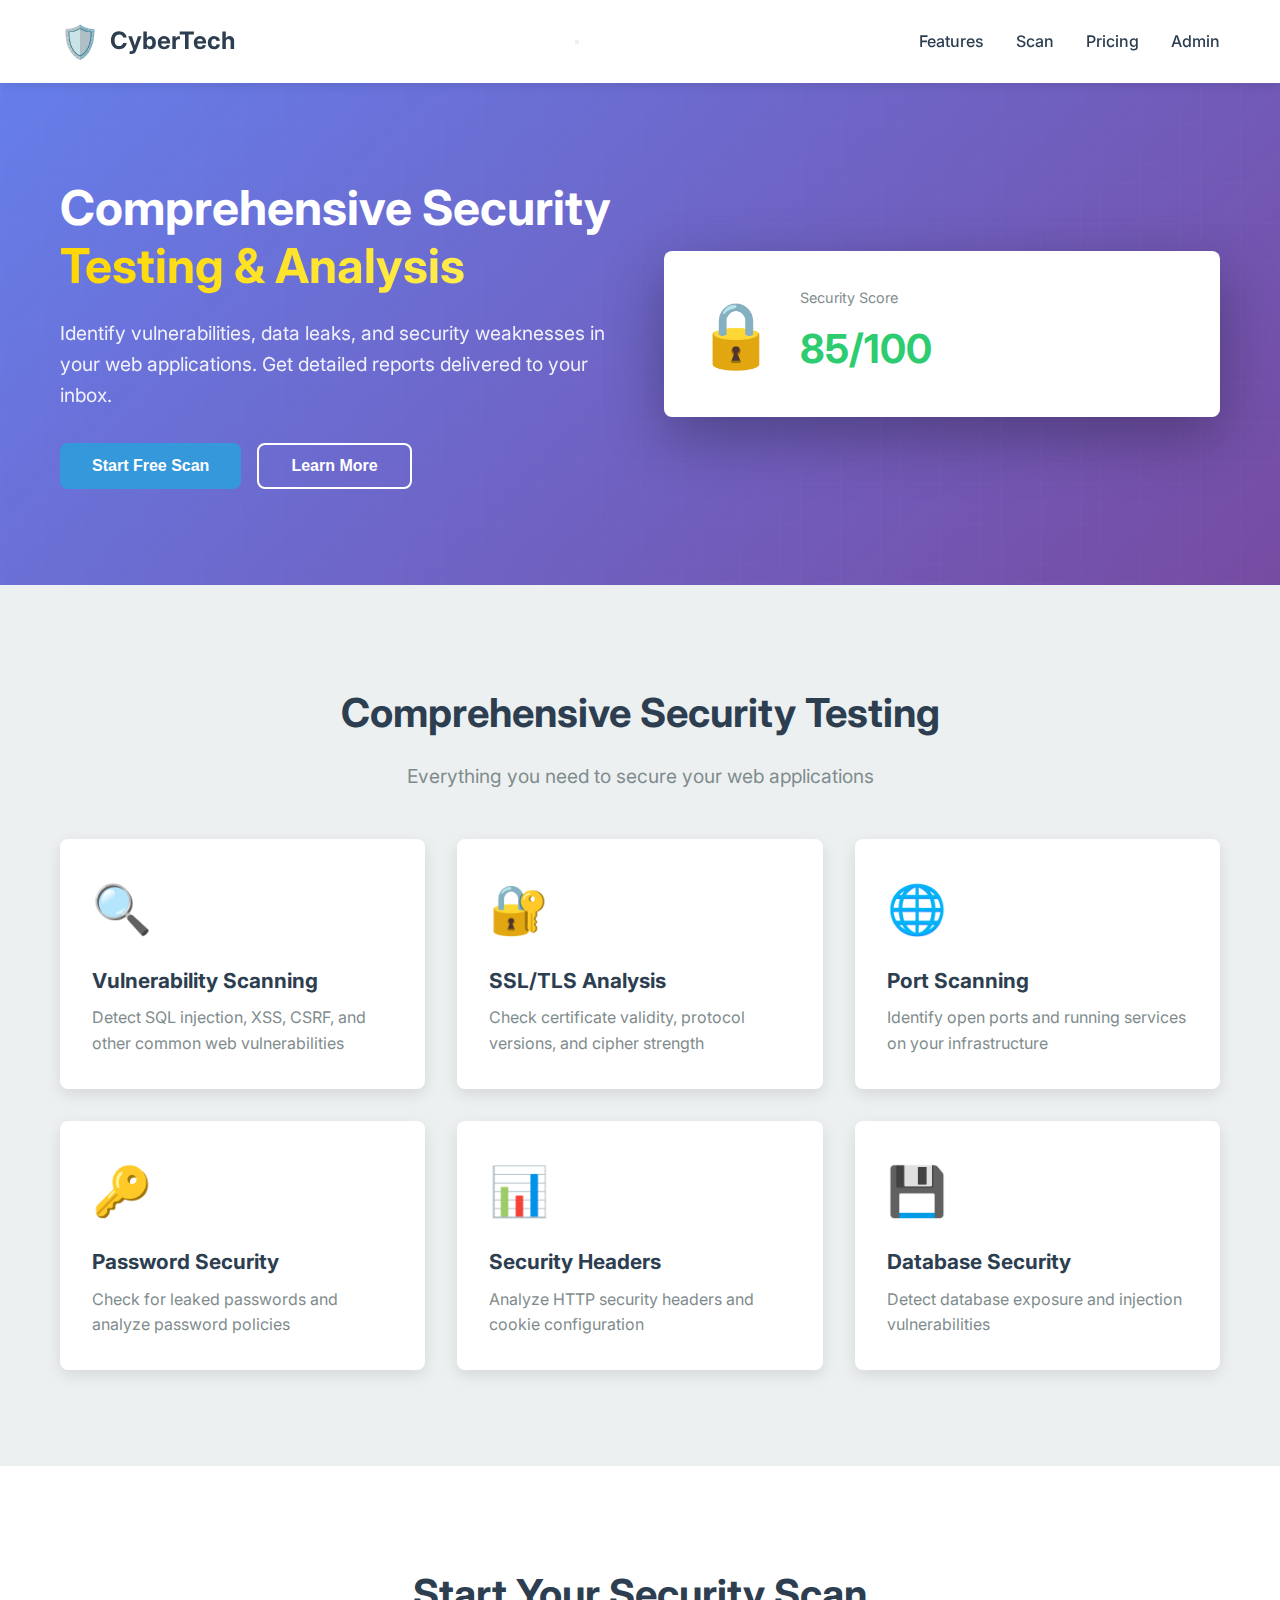
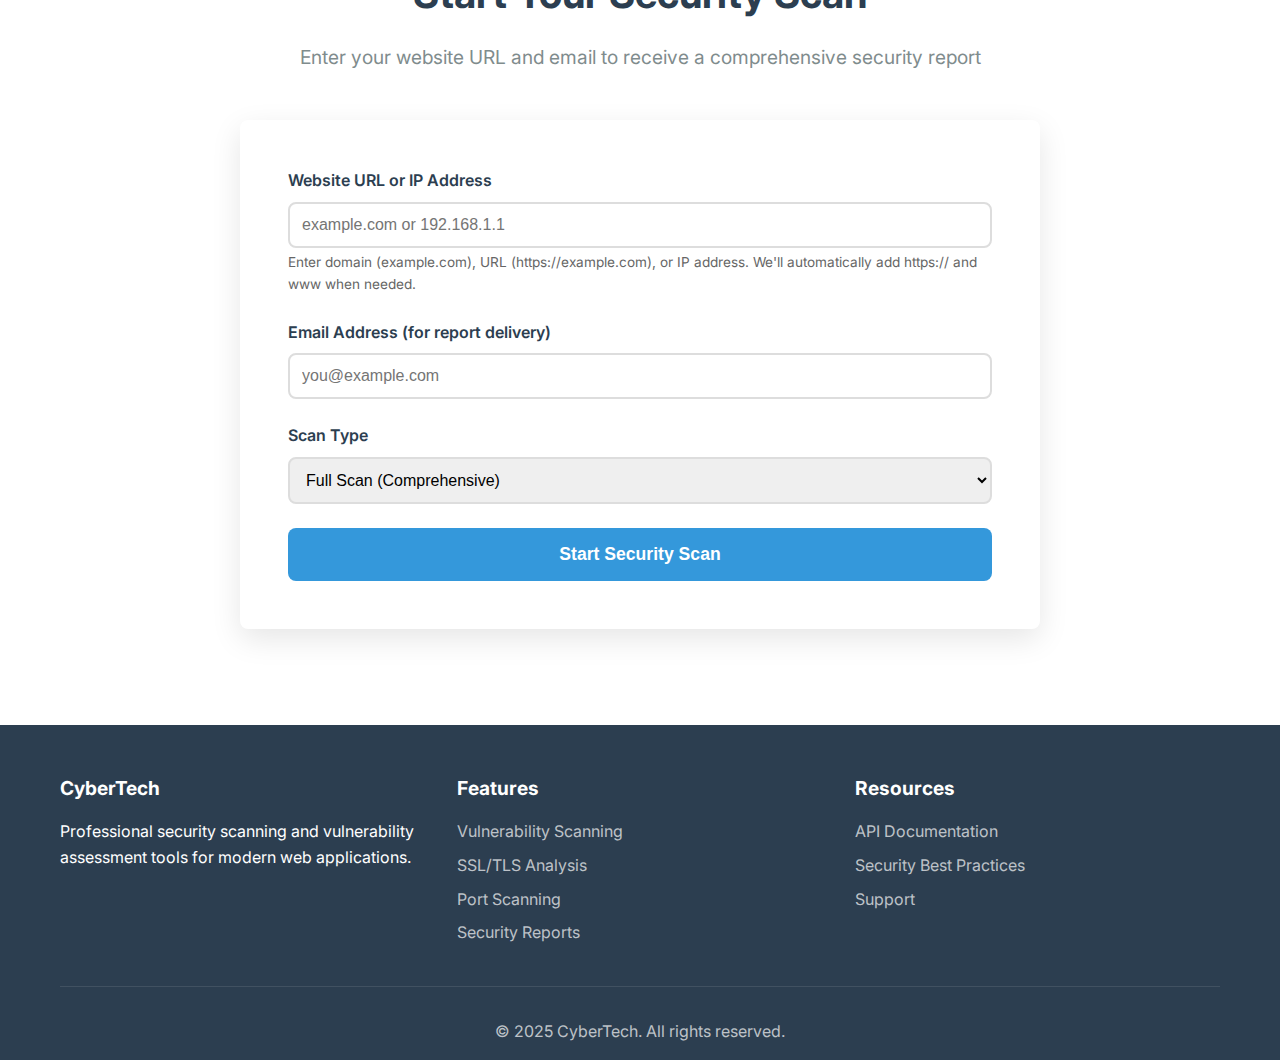
<file: static/index.html>
<!DOCTYPE html>
<html lang="en">
<head>
    <meta charset="UTF-8">
    <meta name="viewport" content="width=device-width, initial-scale=1.0">
    <title>CyberTech Security Scanner</title>
    <link rel="stylesheet" href="styles.css">
    <link rel="preconnect" href="https://fonts.googleapis.com">
    <link rel="preconnect" href="https://fonts.gstatic.com" crossorigin>
    <link href="https://fonts.googleapis.com/css2?family=Inter:wght@300;400;500;600;700&display=swap" rel="stylesheet">
</head>
<body>
    <!-- Header -->
    <header class="header">
        <div class="container">
            <div class="logo">
                <span class="logo-icon">🛡️</span>
                <span class="logo-text">CyberTech</span>
            </div>
            <button class="mobile-menu-toggle" id="mobileMenuToggle" aria-label="Toggle menu">
                <span></span>
                <span></span>
                <span></span>
            </button>
            <nav class="nav" id="navMenu">
                <a href="#features" class="nav-link">Features</a>
                <a href="#scan" class="nav-link">Scan</a>
                <a href="/pricing" class="nav-link">Pricing</a>
                <a href="/admin" class="nav-link">Admin</a>
            </nav>
        </div>
    </header>

    <!-- Hero Section -->
    <section class="hero" id="home">
        <div class="container">
            <div class="hero-content">
                <h1 class="hero-title">
                    Comprehensive Security<br>
                    <span class="gradient-text">Testing & Analysis</span>
                </h1>
                <p class="hero-subtitle">
                    Identify vulnerabilities, data leaks, and security weaknesses in your web applications.
                    Get detailed reports delivered to your inbox.
                </p>
                <div class="hero-buttons">
                    <button class="btn btn-primary" onclick="scrollToScan()">Start Free Scan</button>
                    <button class="btn btn-secondary" onclick="scrollToFeatures()">Learn More</button>
                </div>
            </div>
            <div class="hero-image">
                <div class="security-badge">
                    <div class="badge-icon">🔒</div>
                    <div class="badge-text">
                        <div class="badge-title">Security Score</div>
                        <div class="badge-value" id="dynamicScore">98/100</div>
                    </div>
                </div>
            </div>
        </div>
    </section>

    <!-- Features Section -->
    <section class="features" id="features">
        <div class="container">
            <h2 class="section-title">Comprehensive Security Testing</h2>
            <p class="section-subtitle">Everything you need to secure your web applications</p>
            
            <div class="features-grid">
                <div class="feature-card">
                    <div class="feature-icon">🔍</div>
                    <h3>Vulnerability Scanning</h3>
                    <p>Detect SQL injection, XSS, CSRF, and other common web vulnerabilities</p>
                </div>
                
                <div class="feature-card">
                    <div class="feature-icon">🔐</div>
                    <h3>SSL/TLS Analysis</h3>
                    <p>Check certificate validity, protocol versions, and cipher strength</p>
                </div>
                
                <div class="feature-card">
                    <div class="feature-icon">🌐</div>
                    <h3>Port Scanning</h3>
                    <p>Identify open ports and running services on your infrastructure</p>
                </div>
                
                <div class="feature-card">
                    <div class="feature-icon">🔑</div>
                    <h3>Password Security</h3>
                    <p>Check for leaked passwords and analyze password policies</p>
                </div>
                
                <div class="feature-card">
                    <div class="feature-icon">📊</div>
                    <h3>Security Headers</h3>
                    <p>Analyze HTTP security headers and cookie configuration</p>
                </div>
                
                <div class="feature-card">
                    <div class="feature-icon">💾</div>
                    <h3>Database Security</h3>
                    <p>Detect database exposure and injection vulnerabilities</p>
                </div>
            </div>
        </div>
    </section>

    <!-- Scan Section -->
    <section class="scan-section" id="scan">
        <div class="container">
            <div class="scan-container">
                <h2 class="section-title">Start Your Security Scan</h2>
                <p class="section-subtitle">Enter your website URL and email to receive a comprehensive security report</p>
                
                <form id="scanForm" class="scan-form">
                    <div class="form-group">
                        <label for="target">Website URL or IP Address</label>
                        <input
                            type="text"
                            id="target"
                            name="target"
                            placeholder="example.com or 192.168.1.1"
                            required
                        >
                        <small style="color: #666; font-size: 0.85rem; margin-top: 0.25rem; display: block;">
                            Enter domain (example.com), URL (https://example.com), or IP address. We'll automatically add https:// and www when needed.
                        </small>
                    </div>
                    
                    <div class="form-group">
                        <label for="email">Email Address (for report delivery)</label>
                        <input 
                            type="email" 
                            id="email" 
                            name="email" 
                            placeholder="you@example.com"
                            required
                        >
                    </div>
                    
                    <div class="form-group">
                        <label for="scanType">Scan Type</label>
                        <select id="scanType" name="scanType">
                            <option value="full">Full Scan (Comprehensive)</option>
                            <option value="quick">Quick Scan (Headers & SSL)</option>
                            <option value="custom">Custom Scan</option>
                        </select>
                    </div>
                    
                    <div id="customOptions" class="custom-options" style="display: none;">
                        <label class="checkbox-label">
                            <input type="checkbox" name="port_scan" checked>
                            <span>Port Scanning</span>
                        </label>
                        <label class="checkbox-label">
                            <input type="checkbox" name="vulnerability_scan" checked>
                            <span>Vulnerability Scanning</span>
                        </label>
                        <label class="checkbox-label">
                            <input type="checkbox" name="ssl_check" checked>
                            <span>SSL/TLS Check</span>
                        </label>
                        <label class="checkbox-label">
                            <input type="checkbox" name="headers_check" checked>
                            <span>Security Headers</span>
                        </label>
                        <label class="checkbox-label">
                            <input type="checkbox" name="password_check">
                            <span>Password Security</span>
                        </label>
                        <label class="checkbox-label">
                            <input type="checkbox" name="database_check">
                            <span>Database Security</span>
                        </label>
                    </div>
                    
                    <button type="submit" class="btn btn-primary btn-large" id="scanButton">
                        <span id="buttonText">Start Security Scan</span>
                        <span id="buttonLoader" class="loader" style="display: none;"></span>
                    </button>
                </form>
                
                <!-- Results Section -->
                <div id="resultsContainer" class="results-container" style="display: none;">
                    <div class="results-header">
                        <h3>Scan Results</h3>
                        <button class="btn btn-secondary btn-small" onclick="resetForm()">New Scan</button>
                    </div>
                    
                    <div class="results-summary">
                        <div class="result-card">
                            <div class="result-label">Security Score</div>
                            <div class="result-value" id="securityScore">-</div>
                        </div>
                        <div class="result-card">
                            <div class="result-label">Risk Level</div>
                            <div class="result-value" id="riskLevel">-</div>
                        </div>
                        <div class="result-card">
                            <div class="result-label">Scan Duration</div>
                            <div class="result-value" id="scanDuration">-</div>
                        </div>
                    </div>
                    
                    <div class="results-details" id="resultsDetails">
                        <!-- Detailed results will be inserted here -->
                    </div>
                    
                    <div class="results-actions">
                        <button class="btn btn-primary" onclick="downloadReport()" id="downloadBtn">
                            📄 Download Full PDF Report
                        </button>
                    </div>
                </div>
            </div>
        </div>
    </section>

    <!-- Footer -->
    <footer class="footer">
        <div class="container">
            <div class="footer-content">
                <div class="footer-section">
                    <h4>CyberTech</h4>
                    <p>Professional security scanning and vulnerability assessment tools for modern web applications.</p>
                </div>
                <div class="footer-section">
                    <h4>Features</h4>
                    <ul>
                        <li>Vulnerability Scanning</li>
                        <li>SSL/TLS Analysis</li>
                        <li>Port Scanning</li>
                        <li>Security Reports</li>
                    </ul>
                </div>
                <div class="footer-section">
                    <h4>Resources</h4>
                    <ul>
                        <li>API Documentation</li>
                        <li>Security Best Practices</li>
                        <li>Support</li>
                    </ul>
                </div>
            </div>
            <div class="footer-bottom">
                <p>&copy; 2025 CyberTech. All rights reserved.</p>
            </div>
        </div>
    </footer>

    <script src="app.js"></script>
    <script>
        // Generate random security score on page load
        document.addEventListener('DOMContentLoaded', function() {
            const scoreElement = document.getElementById('dynamicScore');
            if (scoreElement) {
                // Generate random score between 75 and 99
                const randomScore = Math.floor(Math.random() * (99 - 75 + 1)) + 75;
                scoreElement.textContent = randomScore + '/100';
                
                // Update color based on score
                if (randomScore >= 90) {
                    scoreElement.style.color = '#27ae60'; // Green
                } else if (randomScore >= 80) {
                    scoreElement.style.color = '#2ecc71'; // Light green
                } else {
                    scoreElement.style.color = '#f39c12'; // Orange
                }
            }
        });
    </script>
</body>
</html>
</file>
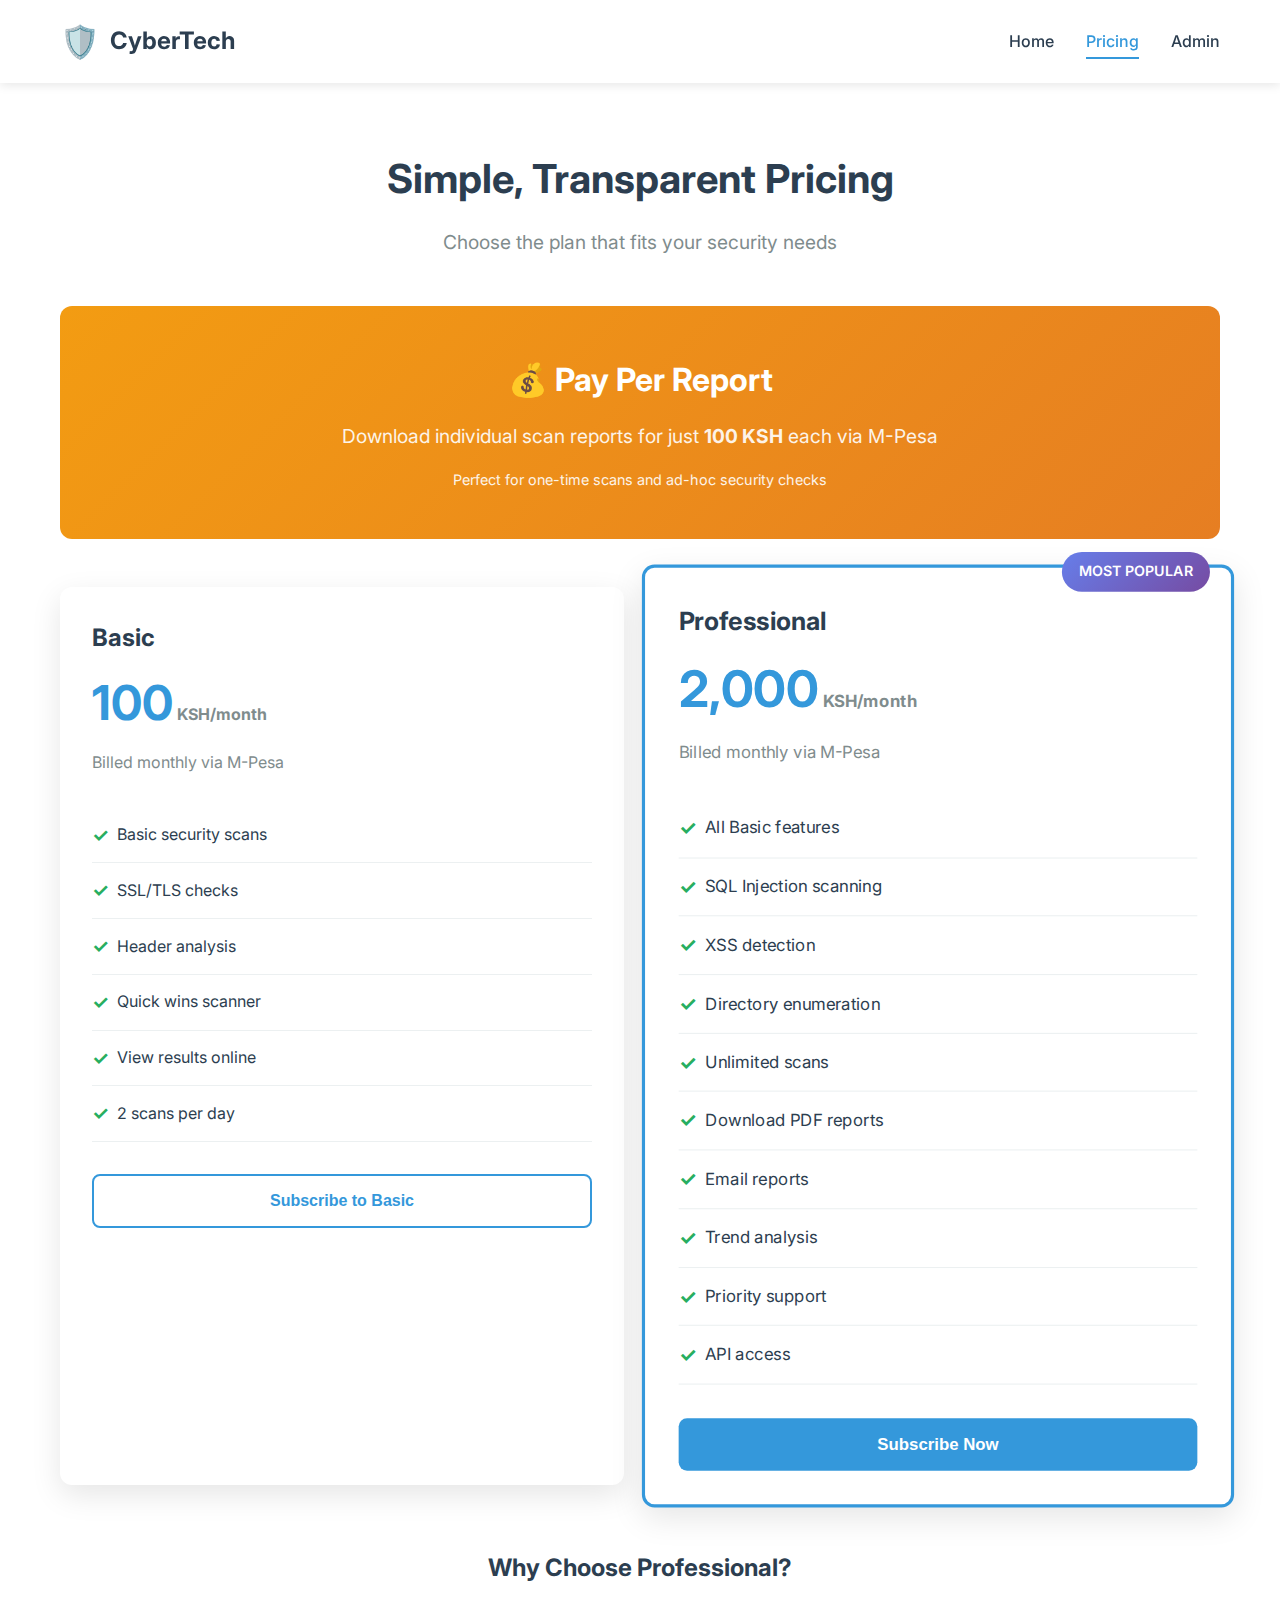
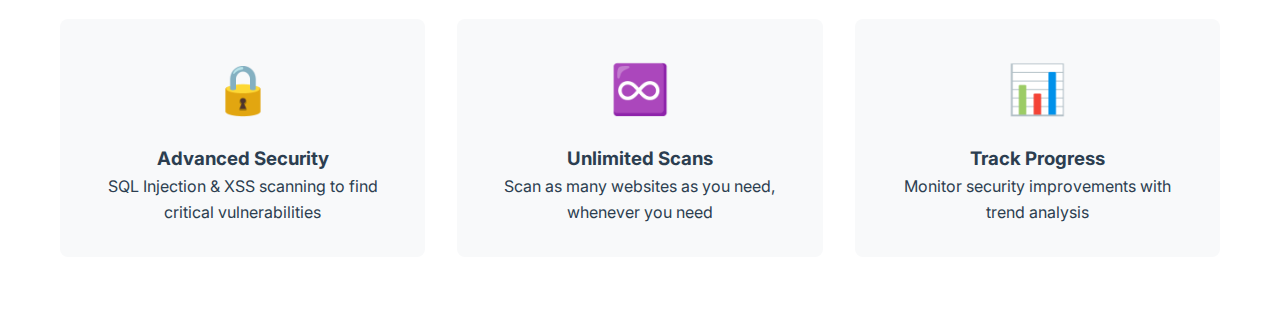
<file: static/pricing.html>
<!DOCTYPE html>
<html lang="en">
<head>
    <meta charset="UTF-8">
    <meta name="viewport" content="width=device-width, initial-scale=1.0">
    <title>Pricing & Subscription - CyberTech Security Scanner</title>
    <link rel="stylesheet" href="styles.css">
    <link rel="preconnect" href="https://fonts.googleapis.com">
    <link rel="preconnect" href="https://fonts.gstatic.com" crossorigin>
    <link href="https://fonts.googleapis.com/css2?family=Inter:wght@300;400;500;600;700&display=swap" rel="stylesheet">
    <style>
        .pricing-container {
            max-width: 1200px;
            margin: 0 auto;
            padding: 4rem 20px;
        }

        .pricing-header {
            text-align: center;
            margin-bottom: 3rem;
        }

        .pricing-title {
            font-size: 2.5rem;
            color: var(--secondary-color);
            margin-bottom: 1rem;
        }

        .pricing-subtitle {
            font-size: 1.2rem;
            color: var(--text-light);
        }

        .pricing-grid {
            display: grid;
            grid-template-columns: repeat(auto-fit, minmax(320px, 1fr));
            gap: 2rem;
            margin-bottom: 3rem;
        }

        .pricing-card {
            background: white;
            border-radius: 12px;
            padding: 2rem;
            box-shadow: 0 10px 30px rgba(0, 0, 0, 0.1);
            transition: all 0.3s ease;
            position: relative;
        }

        .pricing-card:hover {
            transform: translateY(-10px);
            box-shadow: 0 20px 40px rgba(0, 0, 0, 0.15);
        }

        .pricing-card.featured {
            border: 3px solid #3498db;
            transform: scale(1.05);
        }

        .pricing-badge {
            position: absolute;
            top: -15px;
            right: 20px;
            background: linear-gradient(135deg, #667eea 0%, #764ba2 100%);
            color: white;
            padding: 0.5rem 1rem;
            border-radius: 20px;
            font-size: 0.85rem;
            font-weight: 600;
        }

        .plan-name {
            font-size: 1.5rem;
            font-weight: 700;
            color: var(--secondary-color);
            margin-bottom: 0.5rem;
        }

        .plan-price {
            font-size: 3rem;
            font-weight: 700;
            color: var(--primary-color);
            margin-bottom: 0.5rem;
        }

        .plan-price span {
            font-size: 1rem;
            color: var(--text-light);
        }

        .plan-duration {
            color: var(--text-light);
            margin-bottom: 2rem;
        }

        .plan-features {
            list-style: none;
            padding: 0;
            margin-bottom: 2rem;
        }

        .plan-features li {
            padding: 0.75rem 0;
            border-bottom: 1px solid var(--background-light);
            display: flex;
            align-items: center;
            gap: 0.5rem;
        }

        .plan-features li:before {
            content: '✓';
            color: #27ae60;
            font-weight: bold;
            font-size: 1.2rem;
        }

        .plan-button {
            width: 100%;
            padding: 1rem;
            border: none;
            border-radius: 8px;
            font-size: 1rem;
            font-weight: 600;
            cursor: pointer;
            transition: all 0.3s ease;
        }

        .plan-button.primary {
            background: var(--primary-color);
            color: white;
        }

        .plan-button.primary:hover {
            background: #2980b9;
            transform: translateY(-2px);
        }

        .plan-button.secondary {
            background: transparent;
            color: var(--primary-color);
            border: 2px solid var(--primary-color);
        }

        .plan-button.secondary:hover {
            background: var(--primary-color);
            color: white;
        }

        .pay-per-use {
            background: linear-gradient(135deg, #f39c12 0%, #e67e22 100%);
            color: white;
            padding: 3rem 2rem;
            border-radius: 12px;
            text-align: center;
            margin-bottom: 3rem;
        }

        .pay-per-use h3 {
            font-size: 2rem;
            margin-bottom: 1rem;
        }

        .pay-per-use p {
            font-size: 1.2rem;
            opacity: 0.9;
        }

        .modal {
            display: none;
            position: fixed;
            top: 0;
            left: 0;
            right: 0;
            bottom: 0;
            background: rgba(0, 0, 0, 0.7);
            z-index: 2000;
            padding: 2rem;
        }

        .modal.active {
            display: flex;
            align-items: center;
            justify-content: center;
        }

        .modal-content {
            background: white;
            border-radius: 12px;
            max-width: 500px;
            width: 100%;
            padding: 2rem;
        }

        .modal-header {
            margin-bottom: 1.5rem;
        }

        .modal-title {
            font-size: 1.5rem;
            color: var(--secondary-color);
            margin-bottom: 0.5rem;
        }

        .form-group {
            margin-bottom: 1.5rem;
        }

        .form-group label {
            display: block;
            margin-bottom: 0.5rem;
            font-weight: 600;
            color: var(--secondary-color);
        }

        .form-group input {
            width: 100%;
            padding: 0.75rem;
            border: 2px solid #ddd;
            border-radius: 8px;
            font-size: 1rem;
        }

        .form-group input:focus {
            outline: none;
            border-color: var(--primary-color);
        }

        .payment-status {
            padding: 1rem;
            border-radius: 8px;
            margin-bottom: 1rem;
            text-align: center;
        }

        .payment-status.pending {
            background: #fff3cd;
            color: #856404;
        }

        .payment-status.success {
            background: #d4edda;
            color: #155724;
        }

        .payment-status.error {
            background: #f8d7da;
            color: #721c24;
        }
    </style>
</head>
<body>
    <!-- Header -->
    <header class="header">
        <div class="container">
            <div class="logo">
                <span class="logo-icon">🛡️</span>
                <span class="logo-text">CyberTech</span>
            </div>
            <nav class="nav">
                <a href="/" class="nav-link">Home</a>
                <a href="/pricing" class="nav-link active">Pricing</a>
                <a href="/admin" class="nav-link">Admin</a>
            </nav>
        </div>
    </header>

    <!-- Pricing Container -->
    <div class="pricing-container">
        <div class="pricing-header">
            <h1 class="pricing-title">Simple, Transparent Pricing</h1>
            <p class="pricing-subtitle">Choose the plan that fits your security needs</p>
        </div>

        <!-- Pay Per Use -->
        <div class="pay-per-use">
            <h3>💰 Pay Per Report</h3>
            <p>Download individual scan reports for just <strong>100 KSH</strong> each via M-Pesa</p>
            <p style="font-size: 0.9rem; margin-top: 1rem;">Perfect for one-time scans and ad-hoc security checks</p>
        </div>

        <!-- Pricing Plans -->
        <div class="pricing-grid">
            <!-- Basic Plan -->
            <div class="pricing-card">
                <div class="plan-name">Basic</div>
                <div class="plan-price">
                    100<span> KSH/month</span>
                </div>
                <div class="plan-duration">Billed monthly via M-Pesa</div>
                
                <ul class="plan-features">
                    <li>Basic security scans</li>
                    <li>SSL/TLS checks</li>
                    <li>Header analysis</li>
                    <li>Quick wins scanner</li>
                    <li>View results online</li>
                    <li>2 scans per day</li>
                </ul>
                
                <button class="plan-button secondary" onclick="subscribeToBasic()">
                    Subscribe to Basic
                </button>
            </div>

            <!-- Professional Plan -->
            <div class="pricing-card featured">
                <div class="pricing-badge">MOST POPULAR</div>
                <div class="plan-name">Professional</div>
                <div class="plan-price">
                    2,000<span> KSH/month</span>
                </div>
                <div class="plan-duration">Billed monthly via M-Pesa</div>
                
                <ul class="plan-features">
                    <li>All Basic features</li>
                    <li>SQL Injection scanning</li>
                    <li>XSS detection</li>
                    <li>Directory enumeration</li>
                    <li>Unlimited scans</li>
                    <li>Download PDF reports</li>
                    <li>Email reports</li>
                    <li>Trend analysis</li>
                    <li>Priority support</li>
                    <li>API access</li>
                </ul>
                
                <button class="plan-button primary" onclick="openSubscriptionModal()">
                    Subscribe Now
                </button>
            </div>
        </div>

        <!-- Features Comparison -->
        <div style="margin-top: 4rem; text-align: center;">
            <h2 style="margin-bottom: 2rem;">Why Choose Professional?</h2>
            <div style="display: grid; grid-template-columns: repeat(auto-fit, minmax(250px, 1fr)); gap: 2rem;">
                <div style="padding: 2rem; background: #f8f9fa; border-radius: 8px;">
                    <div style="font-size: 3rem; margin-bottom: 1rem;">🔒</div>
                    <h3>Advanced Security</h3>
                    <p>SQL Injection & XSS scanning to find critical vulnerabilities</p>
                </div>
                <div style="padding: 2rem; background: #f8f9fa; border-radius: 8px;">
                    <div style="font-size: 3rem; margin-bottom: 1rem;">♾️</div>
                    <h3>Unlimited Scans</h3>
                    <p>Scan as many websites as you need, whenever you need</p>
                </div>
                <div style="padding: 2rem; background: #f8f9fa; border-radius: 8px;">
                    <div style="font-size: 3rem; margin-bottom: 1rem;">📊</div>
                    <h3>Track Progress</h3>
                    <p>Monitor security improvements with trend analysis</p>
                </div>
            </div>
        </div>
    </div>

    <!-- Subscription Modal -->
    <div id="subscriptionModal" class="modal">
        <div class="modal-content">
            <div class="modal-header">
                <h2 class="modal-title" id="modalPlanTitle">Subscribe to Professional Plan</h2>
                <p style="color: var(--text-light);" id="modalPlanPrice">2,000 KSH/month</p>
            </div>
            
            <div id="paymentStatus" class="payment-status" style="display: none;"></div>
            
            <h4 style="margin-bottom: 1rem; color: #2c3e50;">Choose Payment Method:</h4>
            
            <!-- M-Pesa Option -->
            <div style="background: #27ae60; color: white; padding: 1rem 1.5rem; border-radius: 8px; cursor: pointer; margin-bottom: 1rem;" onclick="selectSubPaymentMethod('mpesa')">
                <div style="display: flex; align-items: center; justify-content: space-between;">
                    <div style="display: flex; align-items: center; gap: 1rem;">
                        <span style="font-size: 2rem;">📱</span>
                        <div>
                            <div style="font-weight: 700; font-size: 1.1rem;">Pay via M-Pesa</div>
                            <div style="font-size: 0.9rem; opacity: 0.9;">Recommended for Kenyan users</div>
                        </div>
                    </div>
                    <span style="font-size: 1.5rem;">→</span>
                </div>
            </div>
            
            <div id="mpesaSubForm" style="display: none; padding: 1.5rem; background: #f8f9fa; border-radius: 8px; margin-bottom: 1rem;">
                <div class="form-group">
                    <label for="phoneNumber">M-Pesa Phone Number</label>
                    <input 
                        type="tel" 
                        id="phoneNumber" 
                        placeholder="0712345678 or 254712345678"
                        style="width: 100%; padding: 0.75rem; border: 2px solid #ddd; border-radius: 8px;"
                    >
                </div>
                <button onclick="processSubscription('mpesa')" class="btn btn-primary" id="mpesaSubBtn" style="width: 100%; padding: 1rem; font-size: 1.1rem;">
                    💳 <span id="mpesaAmount">Pay 2,000 KSH</span> via M-Pesa
                </button>
                <p style="font-size: 0.85rem; color: #7f8c8d; margin-top: 0.5rem; text-align: center;">You'll receive an STK push on your phone</p>
            </div>
            
            <!-- Paystack Option -->
            <div style="background: #3498db; color: white; padding: 1rem 1.5rem; border-radius: 8px; cursor: pointer; margin-bottom: 1rem;" onclick="selectSubPaymentMethod('paystack')">
                <div style="display: flex; align-items: center; justify-content: space-between;">
                    <div style="display: flex; align-items: center; gap: 1rem;">
                        <span style="font-size: 2rem;">💳</span>
                        <div>
                            <div style="font-weight: 700; font-size: 1.1rem;">Pay via Card (Paystack)</div>
                            <div style="font-size: 0.9rem; opacity: 0.9;">Visa, Mastercard, International</div>
                        </div>
                    </div>
                    <span style="font-size: 1.5rem;">→</span>
                </div>
            </div>
            
            <div id="paystackSubForm" style="display: none; padding: 1.5rem; background: #f8f9fa; border-radius: 8px; margin-bottom: 1rem;">
                <div class="form-group">
                    <label for="subEmail">Email Address</label>
                    <input 
                        type="email" 
                        id="subEmail" 
                        placeholder="your@email.com"
                        style="width: 100%; padding: 0.75rem; border: 2px solid #ddd; border-radius: 8px;"
                    >
                </div>
                <button onclick="processSubscription('paystack')" class="btn btn-primary" id="paystackSubBtn" style="width: 100%; padding: 1rem; font-size: 1.1rem; background: #3498db;">
                    💳 Pay with Card
                </button>
                <p style="font-size: 0.85rem; color: #7f8c8d; margin-top: 0.5rem; text-align: center;">Secure payment via Paystack</p>
            </div>
            
            <div style="background: #fff3cd; padding: 1rem; border-radius: 8px; margin-bottom: 1rem;">
                <strong>What happens next:</strong>
                <ol style="margin: 0.5rem 0 0 1.5rem; color: var(--text-light);">
                    <li>Complete payment securely</li>
                    <li>Your subscription activates immediately</li>
                    <li>Enjoy unlimited scans for 30 days!</li>
                    <li>Access all premium features instantly</li>
                </ol>
            </div>
            
            <div style="text-align: center;">
                <button type="button" class="btn btn-secondary" onclick="closeSubscriptionModal()">Cancel</button>
            </div>
        </div>
    </div>

    <script src="pricing.js"></script>
</body>
</html>
</file>
<file: static/styles.css>
/* Reset and Base Styles */
* {
    margin: 0;
    padding: 0;
    box-sizing: border-box;
}

:root {
    --primary-color: #3498db;
    --secondary-color: #2c3e50;
    --accent-color: #e74c3c;
    --success-color: #27ae60;
    --warning-color: #f39c12;
    --danger-color: #e74c3c;
    --text-dark: #2c3e50;
    --text-light: #7f8c8d;
    --background-light: #ecf0f1;
    --background-dark: #34495e;
    --white: #ffffff;
    --border-radius: 8px;
    --transition: all 0.3s ease;
}

body {
    font-family: 'Inter', -apple-system, BlinkMacSystemFont, 'Segoe UI', Roboto, Oxygen, Ubuntu, sans-serif;
    color: var(--text-dark);
    line-height: 1.6;
    background-color: var(--white);
}

.container {
    max-width: 1200px;
    margin: 0 auto;
    padding: 0 20px;
}

/* Header */
.header {
    background-color: var(--white);
    box-shadow: 0 2px 10px rgba(0, 0, 0, 0.1);
    position: sticky;
    top: 0;
    z-index: 1000;
    padding: 1rem 0;
}

.header .container {
    display: flex;
    justify-content: space-between;
    align-items: center;
}

.logo {
    display: flex;
    align-items: center;
    gap: 10px;
    font-size: 1.5rem;
    font-weight: 700;
    color: var(--secondary-color);
}

.logo-icon {
    font-size: 2rem;
}

.nav {
    display: flex;
    gap: 2rem;
}

.nav-link {
    color: var(--text-dark);
    text-decoration: none;
    font-weight: 500;
    transition: var(--transition);
    position: relative;
}

.nav-link:hover,
.nav-link.active {
    color: var(--primary-color);
}

.nav-link.active::after {
    content: '';
    position: absolute;
    bottom: -5px;
    left: 0;
    width: 100%;
    height: 2px;
    background-color: var(--primary-color);
}

/* Hero Section */
.hero {
    background: linear-gradient(135deg, #667eea 0%, #764ba2 100%);
    color: var(--white);
    padding: 6rem 0;
    position: relative;
    overflow: hidden;
}

.hero::before {
    content: '';
    position: absolute;
    top: 0;
    left: 0;
    right: 0;
    bottom: 0;
    background: url('data:image/svg+xml,<svg width="100" height="100" xmlns="http://www.w3.org/2000/svg"><defs><pattern id="grid" width="40" height="40" patternUnits="userSpaceOnUse"><path d="M 40 0 L 0 0 0 40" fill="none" stroke="rgba(255,255,255,0.1)" stroke-width="1"/></pattern></defs><rect width="100" height="100" fill="url(%23grid)" /></svg>');
    opacity: 0.3;
}

.hero .container {
    position: relative;
    z-index: 1;
    display: grid;
    grid-template-columns: 1fr 1fr;
    gap: 3rem;
    align-items: center;
}

.hero-title {
    font-size: 3rem;
    font-weight: 700;
    line-height: 1.2;
    margin-bottom: 1.5rem;
}

.gradient-text {
    background: linear-gradient(90deg, #ffd700, #ffed4e);
    -webkit-background-clip: text;
    -webkit-text-fill-color: transparent;
    background-clip: text;
}

.hero-subtitle {
    font-size: 1.2rem;
    margin-bottom: 2rem;
    opacity: 0.9;
}

.hero-buttons {
    display: flex;
    gap: 1rem;
}

/* Security Badge */
.security-badge {
    background: var(--white);
    padding: 2rem;
    border-radius: var(--border-radius);
    box-shadow: 0 20px 60px rgba(0, 0, 0, 0.3);
    display: flex;
    align-items: center;
    gap: 1.5rem;
    animation: float 3s ease-in-out infinite;
}

@keyframes float {
    0%, 100% { transform: translateY(0); }
    50% { transform: translateY(-20px); }
}

.badge-icon {
    font-size: 4rem;
}

.badge-text {
    color: var(--text-dark);
}

.badge-title {
    font-size: 0.9rem;
    color: var(--text-light);
    margin-bottom: 0.5rem;
}

.badge-value {
    font-size: 2.5rem;
    font-weight: 700;
    color: var(--success-color);
}

/* Buttons */
.btn {
    padding: 0.75rem 2rem;
    border: none;
    border-radius: var(--border-radius);
    font-size: 1rem;
    font-weight: 600;
    cursor: pointer;
    transition: var(--transition);
    text-decoration: none;
    display: inline-block;
}

.btn-primary {
    background-color: var(--primary-color);
    color: var(--white);
}

.btn-primary:hover {
    background-color: #2980b9;
    transform: translateY(-2px);
    box-shadow: 0 10px 20px rgba(52, 152, 219, 0.3);
}

.btn-secondary {
    background-color: transparent;
    color: var(--white);
    border: 2px solid var(--white);
}

.btn-secondary:hover {
    background-color: var(--white);
    color: var(--primary-color);
}

.btn-large {
    padding: 1rem 3rem;
    font-size: 1.1rem;
    width: 100%;
}

.btn-small {
    padding: 0.5rem 1rem;
    font-size: 0.9rem;
}

/* Features Section */
.features {
    padding: 6rem 0;
    background-color: var(--background-light);
}

.section-title {
    text-align: center;
    font-size: 2.5rem;
    font-weight: 700;
    margin-bottom: 1rem;
    color: var(--secondary-color);
}

.section-subtitle {
    text-align: center;
    font-size: 1.2rem;
    color: var(--text-light);
    margin-bottom: 3rem;
}

.features-grid {
    display: grid;
    grid-template-columns: repeat(auto-fit, minmax(300px, 1fr));
    gap: 2rem;
}

.feature-card {
    background: var(--white);
    padding: 2rem;
    border-radius: var(--border-radius);
    box-shadow: 0 5px 15px rgba(0, 0, 0, 0.1);
    transition: var(--transition);
}

.feature-card:hover {
    transform: translateY(-10px);
    box-shadow: 0 15px 30px rgba(0, 0, 0, 0.15);
}

.feature-icon {
    font-size: 3rem;
    margin-bottom: 1rem;
}

.feature-card h3 {
    font-size: 1.3rem;
    margin-bottom: 0.5rem;
    color: var(--secondary-color);
}

.feature-card p {
    color: var(--text-light);
}

/* Scan Section */
.scan-section {
    padding: 6rem 0;
    background: var(--white);
}

.scan-container {
    max-width: 800px;
    margin: 0 auto;
}

.scan-form {
    background: var(--white);
    padding: 3rem;
    border-radius: var(--border-radius);
    box-shadow: 0 10px 30px rgba(0, 0, 0, 0.1);
}

.form-group {
    margin-bottom: 1.5rem;
}

.form-group label {
    display: block;
    margin-bottom: 0.5rem;
    font-weight: 600;
    color: var(--secondary-color);
}

.form-group input,
.form-group select {
    width: 100%;
    padding: 0.75rem;
    border: 2px solid #ddd;
    border-radius: var(--border-radius);
    font-size: 1rem;
    transition: var(--transition);
}

.form-group input:focus,
.form-group select:focus {
    outline: none;
    border-color: var(--primary-color);
    box-shadow: 0 0 0 3px rgba(52, 152, 219, 0.1);
}

.custom-options {
    display: grid;
    grid-template-columns: repeat(2, 1fr);
    gap: 1rem;
    margin-top: 1rem;
    padding: 1rem;
    background: var(--background-light);
    border-radius: var(--border-radius);
}

.checkbox-label {
    display: flex;
    align-items: center;
    gap: 0.5rem;
    cursor: pointer;
}

.checkbox-label input[type="checkbox"] {
    width: auto;
    cursor: pointer;
}

/* Loader */
.loader {
    border: 3px solid #f3f3f3;
    border-top: 3px solid var(--primary-color);
    border-radius: 50%;
    width: 20px;
    height: 20px;
    animation: spin 1s linear infinite;
    display: inline-block;
    margin-left: 10px;
}

@keyframes spin {
    0% { transform: rotate(0deg); }
    100% { transform: rotate(360deg); }
}

@keyframes fadeIn {
    from {
        opacity: 0;
        transform: translateY(-10px);
    }
    to {
        opacity: 1;
        transform: translateY(0);
    }
}

/* Read More Button Styling */
button[id^="readMoreBtn"],
button[id^="btn_"] {
    transition: all 0.3s ease;
}

button[id^="readMoreBtn"]:hover,
button[id^="btn_"]:hover {
    transform: translateY(-2px);
    box-shadow: 0 4px 12px rgba(52, 152, 219, 0.4);
}

/* Results */
.results-container {
    margin-top: 3rem;
    padding: 2rem;
    background: var(--background-light);
    border-radius: var(--border-radius);
}

.results-header {
    display: flex;
    justify-content: space-between;
    align-items: center;
    margin-bottom: 2rem;
}

.results-summary {
    display: grid;
    grid-template-columns: repeat(auto-fit, minmax(200px, 1fr));
    gap: 1rem;
    margin-bottom: 2rem;
}

.result-card {
    background: var(--white);
    padding: 1.5rem;
    border-radius: var(--border-radius);
    text-align: center;
    box-shadow: 0 2px 10px rgba(0, 0, 0, 0.1);
}

.result-label {
    font-size: 0.9rem;
    color: var(--text-light);
    margin-bottom: 0.5rem;
}

.result-value {
    font-size: 2rem;
    font-weight: 700;
    color: var(--secondary-color);
}

.results-details {
    background: var(--white);
    padding: 2rem;
    border-radius: var(--border-radius);
    margin-bottom: 1rem;
}

.results-actions {
    display: flex;
    gap: 1rem;
    justify-content: center;
}

/* Alert Messages */
.alert {
    padding: 1rem;
    border-radius: var(--border-radius);
    margin-bottom: 1rem;
}

.alert-success {
    background-color: #d4edda;
    color: #155724;
    border: 1px solid #c3e6cb;
}

.alert-error {
    background-color: #f8d7da;
    color: #721c24;
    border: 1px solid #f5c6cb;
}

/* Footer */
.footer {
    background-color: var(--secondary-color);
    color: var(--white);
    padding: 3rem 0 1rem;
}

.footer-content {
    display: grid;
    grid-template-columns: repeat(auto-fit, minmax(250px, 1fr));
    gap: 2rem;
    margin-bottom: 2rem;
}

.footer-section h4 {
    margin-bottom: 1rem;
    font-size: 1.2rem;
}

.footer-section ul {
    list-style: none;
}

.footer-section ul li {
    margin-bottom: 0.5rem;
    color: rgba(255, 255, 255, 0.7);
}

.footer-bottom {
    text-align: center;
    padding-top: 2rem;
    border-top: 1px solid rgba(255, 255, 255, 0.1);
    color: rgba(255, 255, 255, 0.7);
}

/* Responsive Design */
@media (max-width: 768px) {
    .hero .container {
        grid-template-columns: 1fr;
    }
    
    .hero-title {
        font-size: 2rem;
    }
    
    .security-badge {
        justify-content: center;
    }
    
    .features-grid {
        grid-template-columns: 1fr;
    }
    
    .custom-options {
        grid-template-columns: 1fr;
    }
    
    .scan-form {
        padding: 1.5rem;
    }
}
</file>
